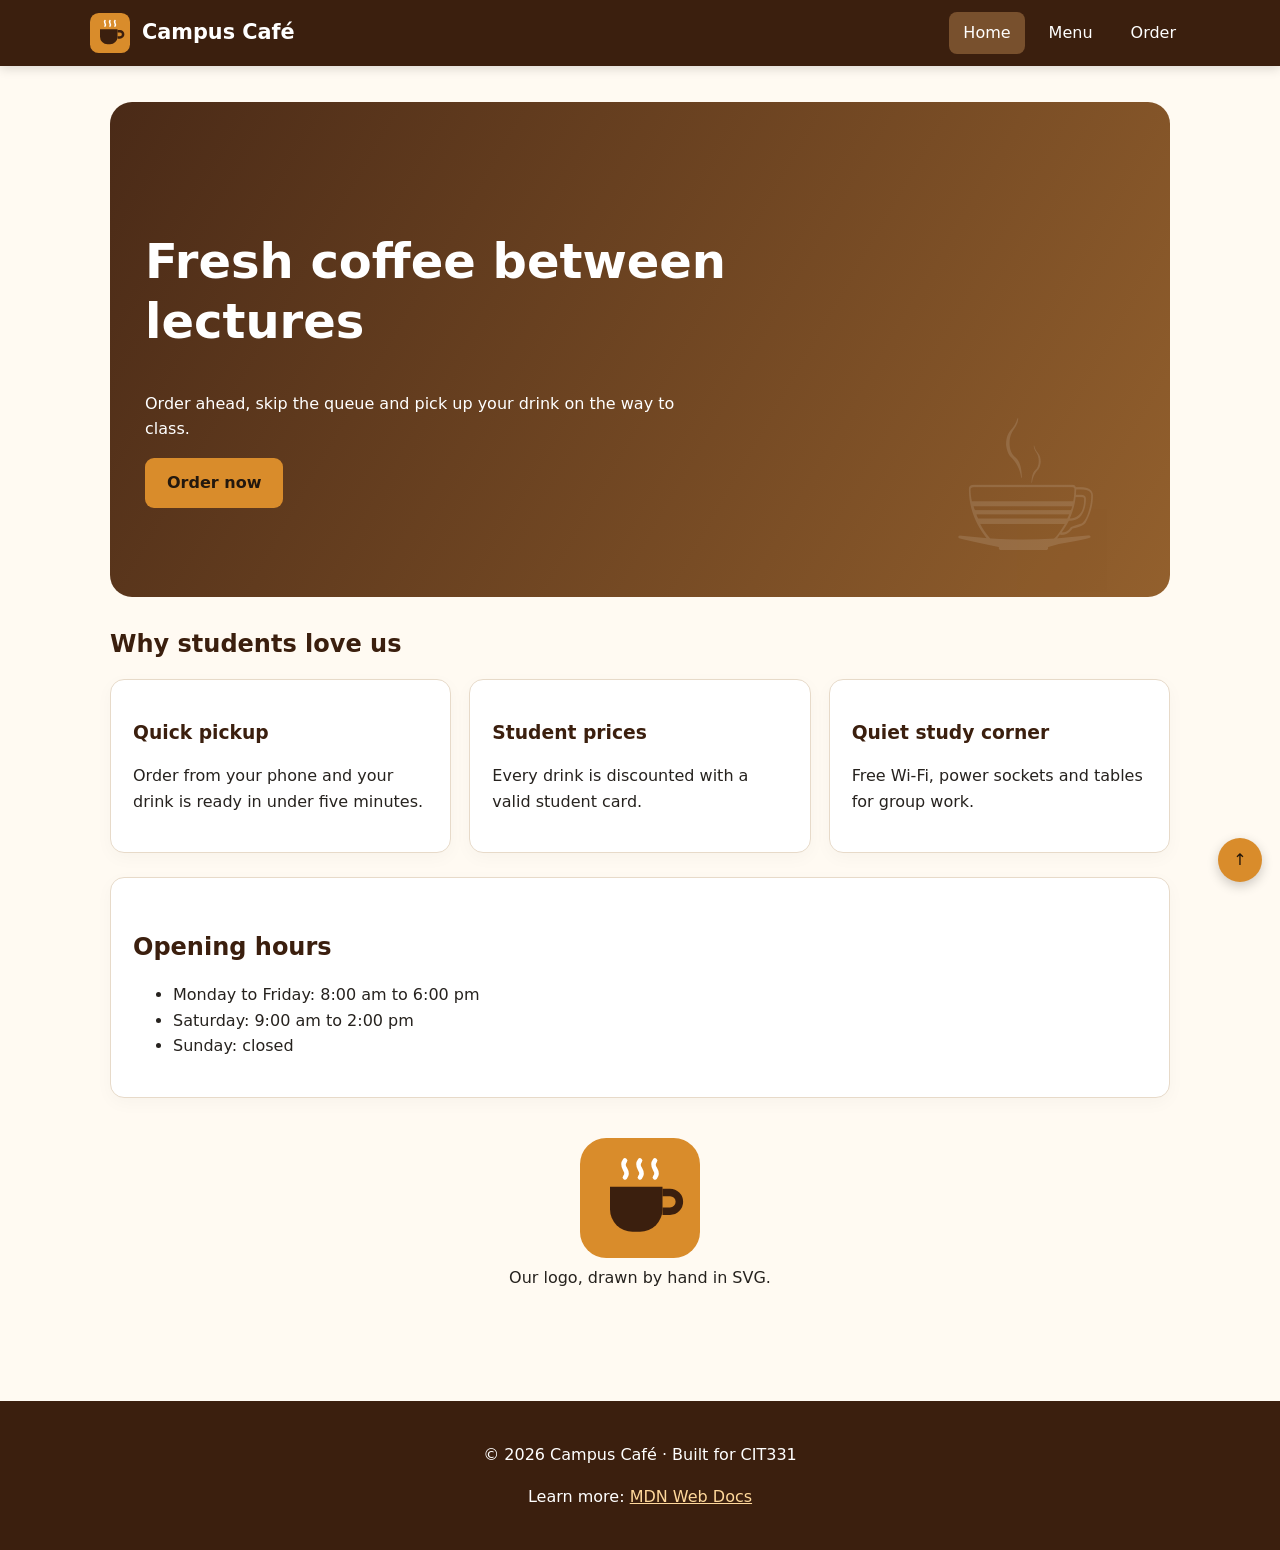
<file: index.html>
<!DOCTYPE html><html lang="en"><head><meta charset="UTF-8"><meta name="viewport" content="width=device-width, initial-scale=1.0"><meta name="description" content="Campus Café: fresh coffee, snacks and student pickup."><title>Campus Café | Home</title><link rel="stylesheet" href="css/styles.css"></head><body id="top"><a class="skip-link" href="#main">Skip to main content</a><header class="site-header"><a class="brand" href="index.html"><img src="images/logo.svg" alt="" width="40" height="40"> Campus Café</a><nav aria-label="Main navigation"><ul class="nav-list"><li><a href="index.html" class="active" aria-current="page">Home</a></li><li><a href="menu.html" >Menu</a></li><li><a href="order.html" >Order</a></li></ul></nav></header><main id="main"><section class="hero"><h1>Fresh coffee between lectures</h1><p>Order ahead, skip the queue and pick up your drink on the way to class.</p><a class="btn" href="order.html">Order now</a></section><section class="highlights"><h2>Why students love us</h2><div class="card-row"><article class="card"><h3>Quick pickup</h3><p>Order from your phone and your drink is ready in under five minutes.</p></article><article class="card"><h3>Student prices</h3><p>Every drink is discounted with a valid student card.</p></article><article class="card"><h3>Quiet study corner</h3><p>Free Wi-Fi, power sockets and tables for group work.</p></article></div></section><aside class="card notice"><h2>Opening hours</h2><ul><li>Monday to Friday: <time datetime="08:00">8:00 am</time> to <time datetime="18:00">6:00 pm</time></li><li>Saturday: <time datetime="09:00">9:00 am</time> to <time datetime="14:00">2:00 pm</time></li><li>Sunday: closed</li></ul></aside><figure class="logo-figure"><img src="images/logo.svg" alt="Campus Café logo: a coffee cup with steam" width="120" height="120"><figcaption>Our logo, drawn by hand in SVG.</figcaption></figure></main><footer class="site-footer"><p>© 2026 Campus Café · Built for CIT331</p><p>Learn more: <a href="https://developer.mozilla.org/" target="_blank" rel="noopener noreferrer">MDN Web Docs</a></p></footer><a class="back-to-top" href="#top" aria-label="Back to top">↑</a></body></html>
</file>
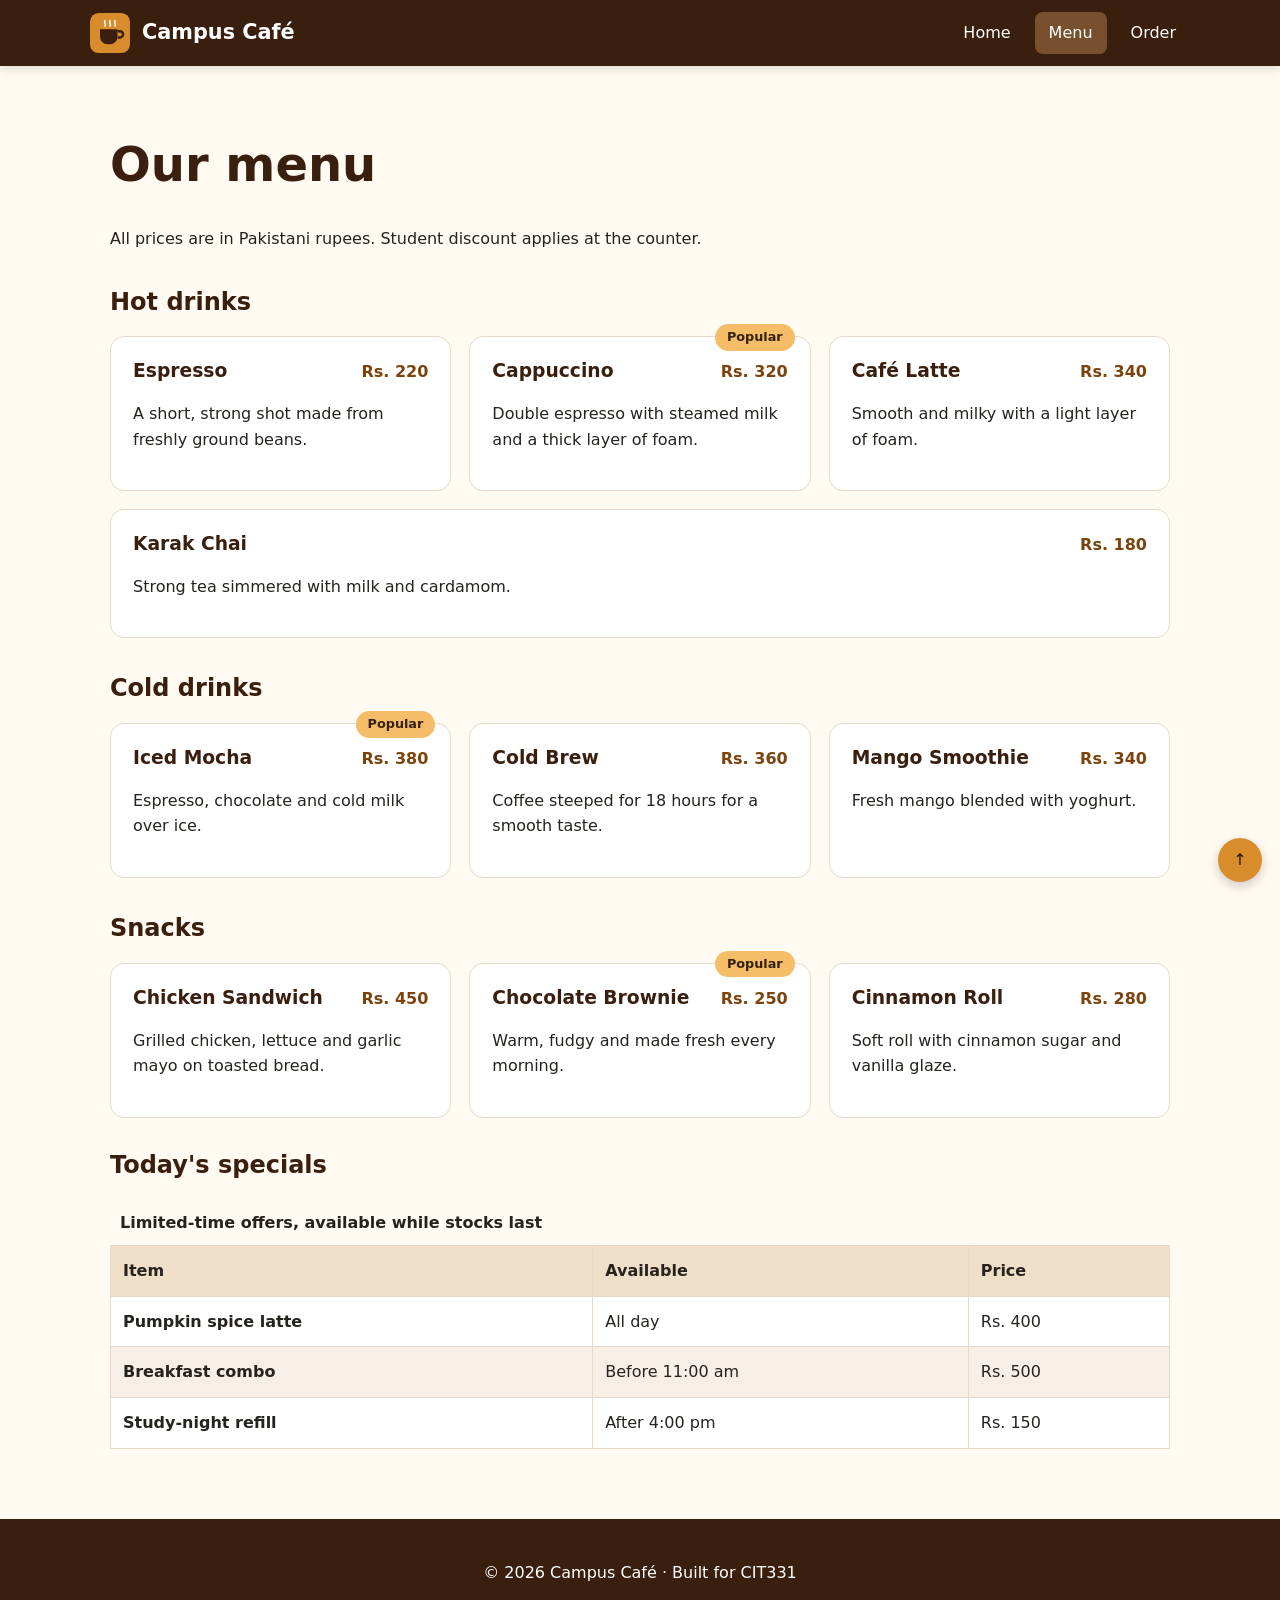
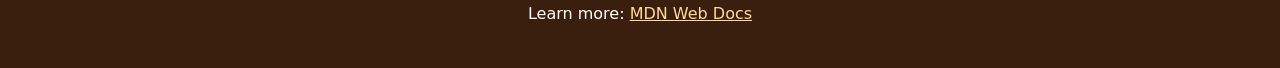
<file: menu.html>
<!DOCTYPE html><html lang="en"><head><meta charset="UTF-8"><meta name="viewport" content="width=device-width, initial-scale=1.0"><meta name="description" content="Campus Café: fresh coffee, snacks and student pickup."><title>Campus Café | Menu</title><link rel="stylesheet" href="css/styles.css"></head><body id="top"><a class="skip-link" href="#main">Skip to main content</a><header class="site-header"><a class="brand" href="index.html"><img src="images/logo.svg" alt="" width="40" height="40"> Campus Café</a><nav aria-label="Main navigation"><ul class="nav-list"><li><a href="index.html" >Home</a></li><li><a href="menu.html" class="active" aria-current="page">Menu</a></li><li><a href="order.html" >Order</a></li></ul></nav></header><main id="main"><h1>Our menu</h1><p>All prices are in Pakistani rupees. Student discount applies at the counter.</p><section class="menu-group"><h2>Hot drinks</h2><div class="menu-list"><article class="menu-item"><div class="item-head"><h3>Espresso</h3><span class="price">Rs. 220</span></div><p>A short, strong shot made from freshly ground beans.</p></article><article class="menu-item"><span class="popular-badge">Popular</span><div class="item-head"><h3>Cappuccino</h3><span class="price">Rs. 320</span></div><p>Double espresso with steamed milk and a thick layer of foam.</p></article><article class="menu-item"><div class="item-head"><h3>Café Latte</h3><span class="price">Rs. 340</span></div><p>Smooth and milky with a light layer of foam.</p></article><article class="menu-item"><div class="item-head"><h3>Karak Chai</h3><span class="price">Rs. 180</span></div><p>Strong tea simmered with milk and cardamom.</p></article></div></section><section class="menu-group"><h2>Cold drinks</h2><div class="menu-list"><article class="menu-item"><span class="popular-badge">Popular</span><div class="item-head"><h3>Iced Mocha</h3><span class="price">Rs. 380</span></div><p>Espresso, chocolate and cold milk over ice.</p></article><article class="menu-item"><div class="item-head"><h3>Cold Brew</h3><span class="price">Rs. 360</span></div><p>Coffee steeped for 18 hours for a smooth taste.</p></article><article class="menu-item"><div class="item-head"><h3>Mango Smoothie</h3><span class="price">Rs. 340</span></div><p>Fresh mango blended with yoghurt.</p></article></div></section><section class="menu-group"><h2>Snacks</h2><div class="menu-list"><article class="menu-item"><div class="item-head"><h3>Chicken Sandwich</h3><span class="price">Rs. 450</span></div><p>Grilled chicken, lettuce and garlic mayo on toasted bread.</p></article><article class="menu-item"><span class="popular-badge">Popular</span><div class="item-head"><h3>Chocolate Brownie</h3><span class="price">Rs. 250</span></div><p>Warm, fudgy and made fresh every morning.</p></article><article class="menu-item"><div class="item-head"><h3>Cinnamon Roll</h3><span class="price">Rs. 280</span></div><p>Soft roll with cinnamon sugar and vanilla glaze.</p></article></div></section><section class="specials"><h2>Today's specials</h2><div class="table-wrap"><table aria-label="Campus Café daily specials and prices"><caption>Limited-time offers, available while stocks last</caption><thead><tr><th scope="col">Item</th><th scope="col">Available</th><th scope="col">Price</th></tr></thead><tbody><tr><th scope="row">Pumpkin spice latte</th><td>All day</td><td>Rs. 400</td></tr><tr><th scope="row">Breakfast combo</th><td>Before 11:00 am</td><td>Rs. 500</td></tr><tr><th scope="row">Study-night refill</th><td>After 4:00 pm</td><td>Rs. 150</td></tr></tbody></table></div></section></main><footer class="site-footer"><p>© 2026 Campus Café · Built for CIT331</p><p>Learn more: <a href="https://developer.mozilla.org/" target="_blank" rel="noopener noreferrer">MDN Web Docs</a></p></footer><a class="back-to-top" href="#top" aria-label="Back to top">↑</a></body></html>
</file>
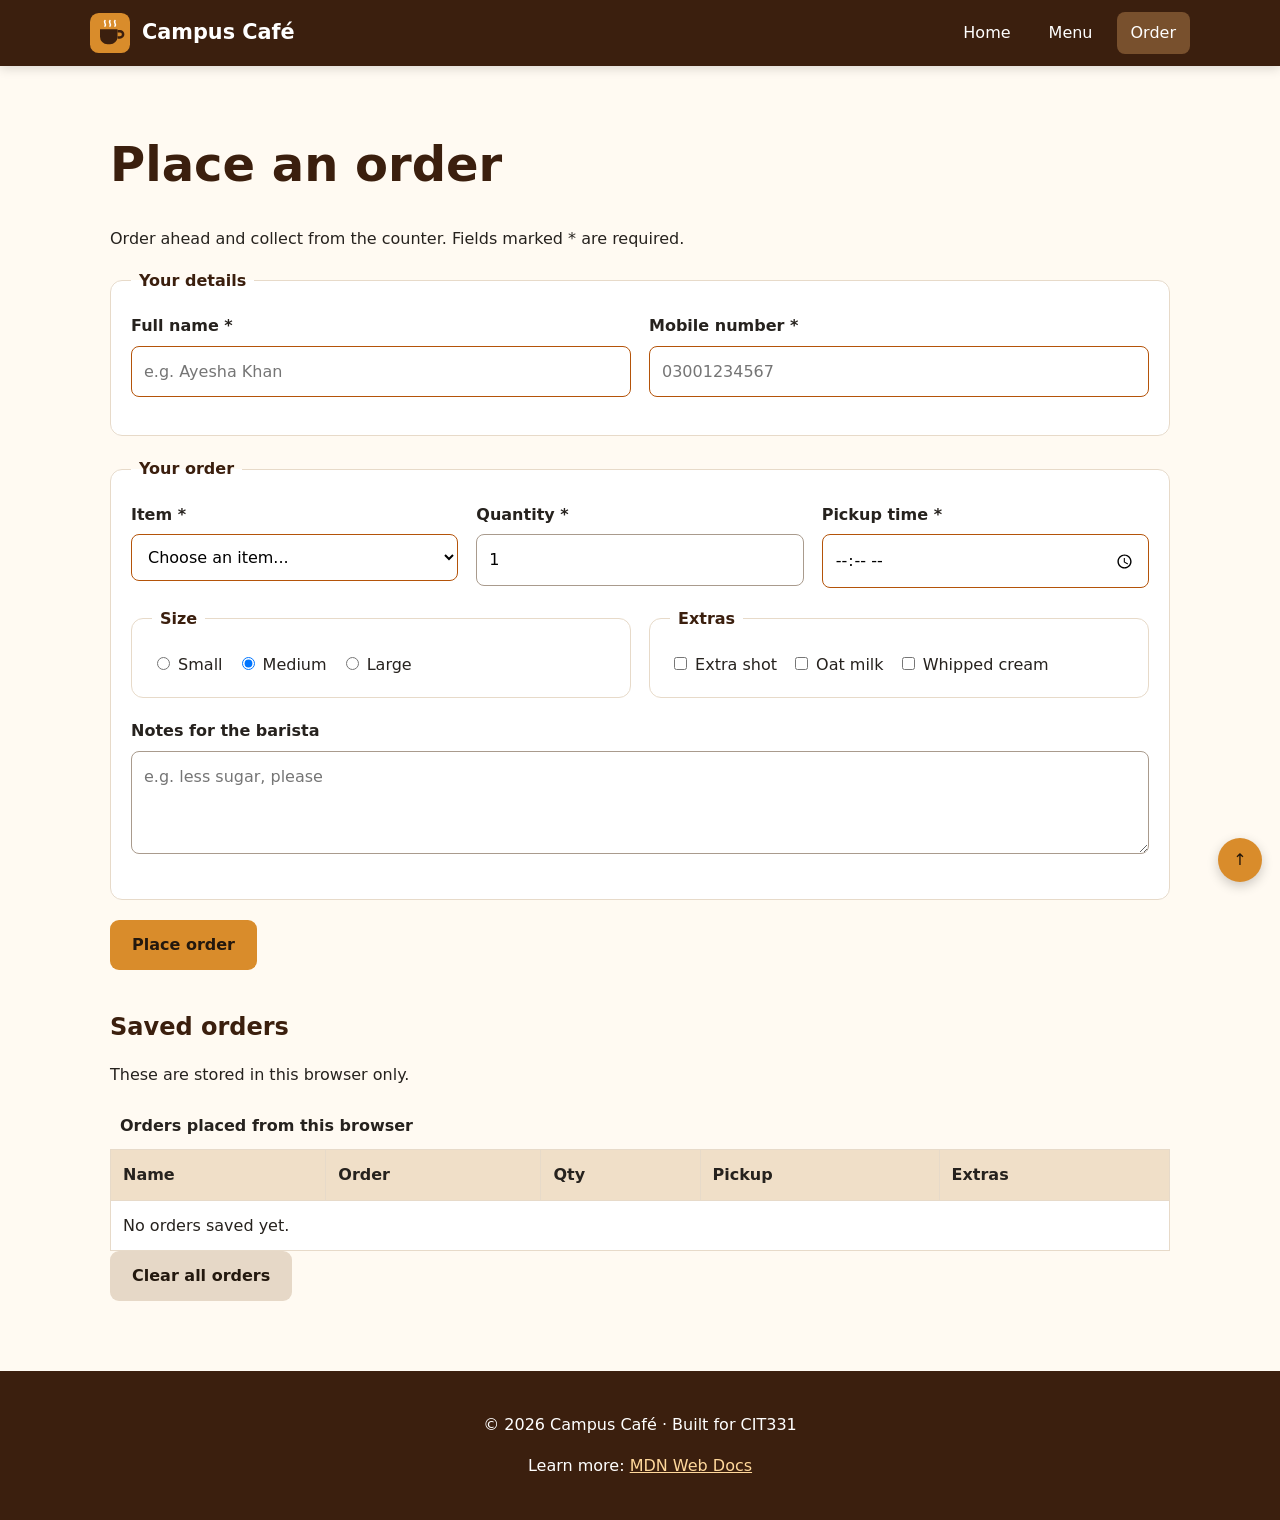
<file: order.html>
<!DOCTYPE html><html lang="en"><head><meta charset="UTF-8"><meta name="viewport" content="width=device-width, initial-scale=1.0"><meta name="description" content="Campus Café: fresh coffee, snacks and student pickup."><title>Campus Café | Order</title><link rel="stylesheet" href="css/styles.css"><script src="js/order.js" defer></script></head><body id="top"><a class="skip-link" href="#main">Skip to main content</a><header class="site-header"><a class="brand" href="index.html"><img src="images/logo.svg" alt="" width="40" height="40"> Campus Café</a><nav aria-label="Main navigation"></nav><ul class="nav-list"><li><a href="index.html" >Home</a></li><li><a href="menu.html" >Menu</a></li><li><a href="order.html" class="active" aria-current="page">Order</a></li></ul></nav></header><main id="main"><h1>Place an order</h1><p>Order ahead and collect from the counter. Fields marked * are required.</p><form id="order-form" action="#" method="post"><fieldset><legend>Your details</legend><div class="form-row"><div class="field"><label for="name">Full name *</label><input type="text" id="name" name="name" required minlength="3" maxlength="50" placeholder="e.g. Ayesha Khan" autocomplete="name"></div><div class="field"><label for="phone">Mobile number *</label><input type="tel" id="phone" name="phone" required pattern="03[0-9]{9}" title="11 digits starting with 03" placeholder="03001234567" autocomplete="tel"></div></div></fieldset><fieldset><legend>Your order</legend><div class="form-row"><div class="field"><label for="item">Item *</label><select id="item" name="item" required><option value="">Choose an item...</option><option>Espresso</option><option>Cappuccino</option><option>Cafe Latte</option><option>Karak Chai</option><option>Iced Mocha</option><option>Cold Brew</option><option>Mango Smoothie</option><option>Chicken Sandwich</option><option>Chocolate Brownie</option><option>Cinnamon Roll</option></select></div><div class="field"><label for="qty">Quantity *</label><input type="number" id="qty" name="qty" required min="1" max="10" value="1"></div><div class="field"><label for="pickup">Pickup time *</label><input type="time" id="pickup" name="pickup" required min="08:00" max="18:00"></div></div><div class="form-row"><fieldset class="choice"><legend>Size</legend><label><input type="radio" name="size" value="Small"> Small</label><label><input type="radio" name="size" value="Medium" checked> Medium</label><label><input type="radio" name="size" value="Large"> Large</label></fieldset><fieldset class="choice"><legend>Extras</legend><label><input type="checkbox" name="extras" value="Extra shot"> Extra shot</label><label><input type="checkbox" name="extras" value="Oat milk"> Oat milk</label><label><input type="checkbox" name="extras" value="Whipped cream"> Whipped cream</label></fieldset></div><div class="field"><label for="notes">Notes for the barista</label><textarea id="notes" name="notes" rows="3" maxlength="200" placeholder="e.g. less sugar, please"></textarea></div></fieldset><button type="submit" class="btn">Place order</button><p id="message" role="status" aria-live="polite"></p></form><section class="saved-orders"><h2>Saved orders</h2><p>These are stored in this browser only.</p><div class="table-wrap"><table><caption>Orders placed from this browser</caption><thead><tr><th scope="col">Name</th><th scope="col">Order</th><th scope="col">Qty</th><th scope="col">Pickup</th><th scope="col">Extras</th></tr></thead><tbody id="orders-body"></tbody></table></div><button type="button" id="clear-orders" class="btn btn-secondary">Clear all orders</button></section></main><footer class="site-footer"><p>© 2026 Campus Café · Built for CIT331</p><p>Learn more: <a href="https://developer.mozilla.org/" target="_blank" rel="noopener noreferrer">MDN Web Docs</a></p></footer><a class="back-to-top" href="#top" aria-label="Back to top">↑</a></body></html>
</file>
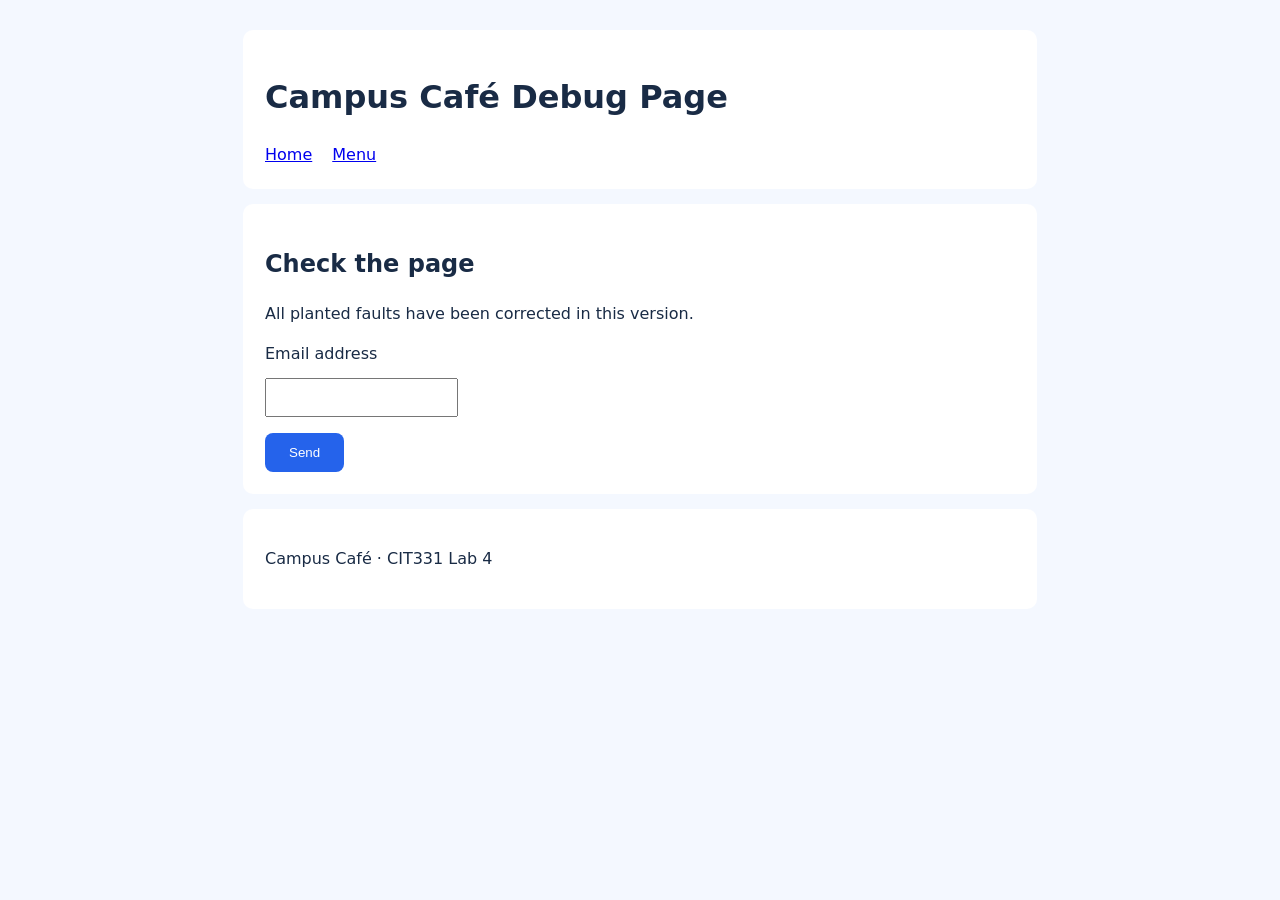
<file: debug/bugs.html>
<!DOCTYPE html><html lang="en"><head><meta charset="UTF-8"><meta name="viewport" content="width=device-width, initial-scale=1"><title>Campus Café | Debug</title><link rel="stylesheet" href="bugs.css"></head><body><header><h1>Campus Café Debug Page</h1><nav aria-label="Debug navigation"><a href="../index.html">Home</a> <a href="../menu.html">Menu</a></nav></header><main><h2>Check the page</h2><p>All planted faults have been corrected in this version.</p><form><label for="debug-email">Email address</label><input id="debug-email" type="email" required><button type="submit">Send</button></form></main><footer><p>Campus Café · CIT331 Lab 4</p></footer></body></html>
</file>
<file: css/styles.css>
:root{--coffee:#3b1f0e;--accent:#d98c2b;--cream:#fffaf2;--ink:#26221e;--muted:#665c53;--line:#e7dac9}*{box-sizing:border-box}html{scroll-behavior:smooth}body{margin:0;background:var(--cream);color:var(--ink);font:16px/1.6 system-ui,Arial,sans-serif}a{color:#73410e}a:hover{text-decoration:none}a:focus-visible,button:focus-visible,input:focus-visible,select:focus-visible,textarea:focus-visible{outline:3px solid #1565c0;outline-offset:3px}.skip-link{position:absolute;left:-9999px;top:0;z-index:30;background:white;padding:12px}.skip-link:focus{left:12px}.site-header{position:sticky;top:0;z-index:10;background:var(--coffee);color:white;display:flex;align-items:center;justify-content:space-between;gap:20px;padding:12px max(20px,calc((100vw - 1100px)/2));box-shadow:0 3px 10px #0002}.brand{display:flex;align-items:center;gap:12px;color:white;font-size:1.3rem;font-weight:800;text-decoration:none}.nav-list{display:flex;gap:10px;list-style:none;margin:0;padding:0}.nav-list a{display:block;color:white;text-decoration:none;padding:8px 14px;border-radius:8px}.nav-list a:hover,.nav-list a.active{background:#78502d}main{max-width:1100px;margin:auto;padding:36px 20px 70px;min-height:65vh}h1,h2,h3{line-height:1.25;color:var(--coffee)}h1{font-size:clamp(2rem,5vw,3rem)}h2{margin-top:32px}.hero{position:relative;border-radius:22px;background:linear-gradient(120deg,#4a2a17,#93602d);color:white;padding:clamp(35px,7vw,90px) 35px;overflow:hidden}.hero:after{content:'☕';position:absolute;right:6%;bottom:-35px;font-size:180px;opacity:.12;pointer-events:none}.hero h1{color:white;max-width:620px}.hero p{max-width:550px}.btn{display:inline-block;background:var(--accent);color:#23180e;border:0;border-radius:9px;padding:12px 22px;font:inherit;font-weight:700;text-decoration:none;cursor:pointer}.btn:hover{background:#f0ae56}.btn-secondary{background:#e6d8c7}.card-row{display:flex;gap:18px;flex-wrap:wrap}.card{flex:1 1 220px;background:white;border:1px solid var(--line);border-radius:14px;padding:22px;box-shadow:0 5px 18px #00000008}.notice{margin-top:24px}.logo-figure{text-align:center;margin:40px auto}.menu-group{margin-top:35px}.menu-list{display:flex;flex-wrap:wrap;gap:18px}.menu-item{position:relative;flex:1 1 300px;background:white;border:1px solid var(--line);border-radius:14px;padding:22px}.item-head{display:flex;align-items:baseline;justify-content:space-between;gap:12px}.item-head h3{margin:0}.price{font-weight:800;color:#7c430c;white-space:nowrap}.popular-badge{position:absolute;right:15px;top:-13px;background:#f6bd69;color:#35210c;padding:3px 12px;border-radius:20px;font-size:.8rem;font-weight:700}.table-wrap{overflow-x:auto}table{width:100%;border-collapse:collapse;background:white}caption{text-align:left;padding:10px;font-weight:600}th,td{padding:12px;border:1px solid var(--line);text-align:left}thead{background:#f0dfc8}fieldset{border:1px solid var(--line);border-radius:12px;padding:20px;margin:0 0 20px;background:white}legend{font-weight:800;color:var(--coffee);padding:0 8px}.form-row{display:flex;gap:18px;flex-wrap:wrap}.field{flex:1 1 200px;margin-bottom:18px}.field>label{display:block;font-weight:650;margin-bottom:7px}.field input,.field select,.field textarea{width:100%;padding:12px;border:1px solid #a99b8d;border-radius:8px;background:white;font:inherit}.choice{flex:1 1 230px;display:flex;gap:14px;flex-wrap:wrap}.choice label{white-space:nowrap}.saved-orders{margin-top:42px}#message{font-weight:700;color:#245d36}.site-footer{background:var(--coffee);color:white;text-align:center;padding:25px 15px}.site-footer a{color:#ffd89b}.back-to-top{position:fixed;right:18px;bottom:18px;background:var(--accent);color:#201408;text-decoration:none;border-radius:50%;width:44px;height:44px;display:flex;align-items:center;justify-content:center;box-shadow:0 4px 12px #0003}@media(max-width:650px){.site-header{flex-direction:column;align-items:flex-start;padding:12px 18px}.nav-list{gap:4px}.nav-list a{padding:7px 12px}.hero{padding:40px 25px}.card-row,.menu-list{flex-direction:column}.form-row{flex-direction:column;gap:0}}

/* Task 4: Improve keyboard focus and form accessibility */
a:focus-visible,
button:focus-visible,
input:focus-visible,
select:focus-visible,
textarea:focus-visible {
  outline: 3px solid var(--accent, #d98c2b);
  outline-offset: 3px;
}

/* Highlight required fields when invalid */
input:required:invalid,
select:required:invalid,
textarea:required:invalid {
  border-color: #b45309;
}

/* Improve readability of menu tables */
table tbody tr:nth-child(even) {
  background-color: #f7efe7;
}

table tbody tr:hover {
  background-color: #f1dfcc;
}

/* Task 4: Box model and responsive content spacing */
*, *::before, *::after {
  box-sizing: border-box;
}

main {
  width: min(100% - 32px, 1100px);
  margin-inline: auto;
}

img {
  max-width: 100%;
  height: auto;
}

input,
select,
textarea {
  max-width: 100%;
}

/* Task 5: Responsive Flexbox Layout */

header nav {
  display: flex;
  align-items: center;
  justify-content: space-between;
  flex-wrap: wrap;
  gap: 16px;
}

.cards,
.menu-grid {
  display: flex;
  flex-wrap: wrap;
  gap: 20px;
}

.cards > *,
.menu-grid > * {
  flex: 1 1 250px;
  min-width: 0;
}

@media (max-width: 768px) {
  header nav {
    justify-content: center;
  }

  .cards,
  .menu-grid {
    flex-direction: column;
  }

  main {
    width: calc(100% - 24px);
  }
}

@media (max-width: 480px) {
  h1 {
    font-size: 1.8rem;
  }

  button,
  input,
  select,
  textarea {
    max-width: 100%;
  }
}
</file>
<file: debug/bugs.css>
body{font:16px/1.5 system-ui,sans-serif;color:#192b45;background:#f4f8ff;margin:30px}header,main,footer{max-width:750px;margin:15px auto;padding:22px;background:white;border-radius:10px}nav{display:flex;gap:20px}label{display:block;margin:12px 0}input{padding:10px}button{display:block;margin-top:16px;background:#2563eb;color:white;border:0;padding:12px 24px;border-radius:8px;cursor:pointer}button:hover{background:#163d90}button:focus-visible,input:focus-visible{outline:3px solid orange}
</file>
